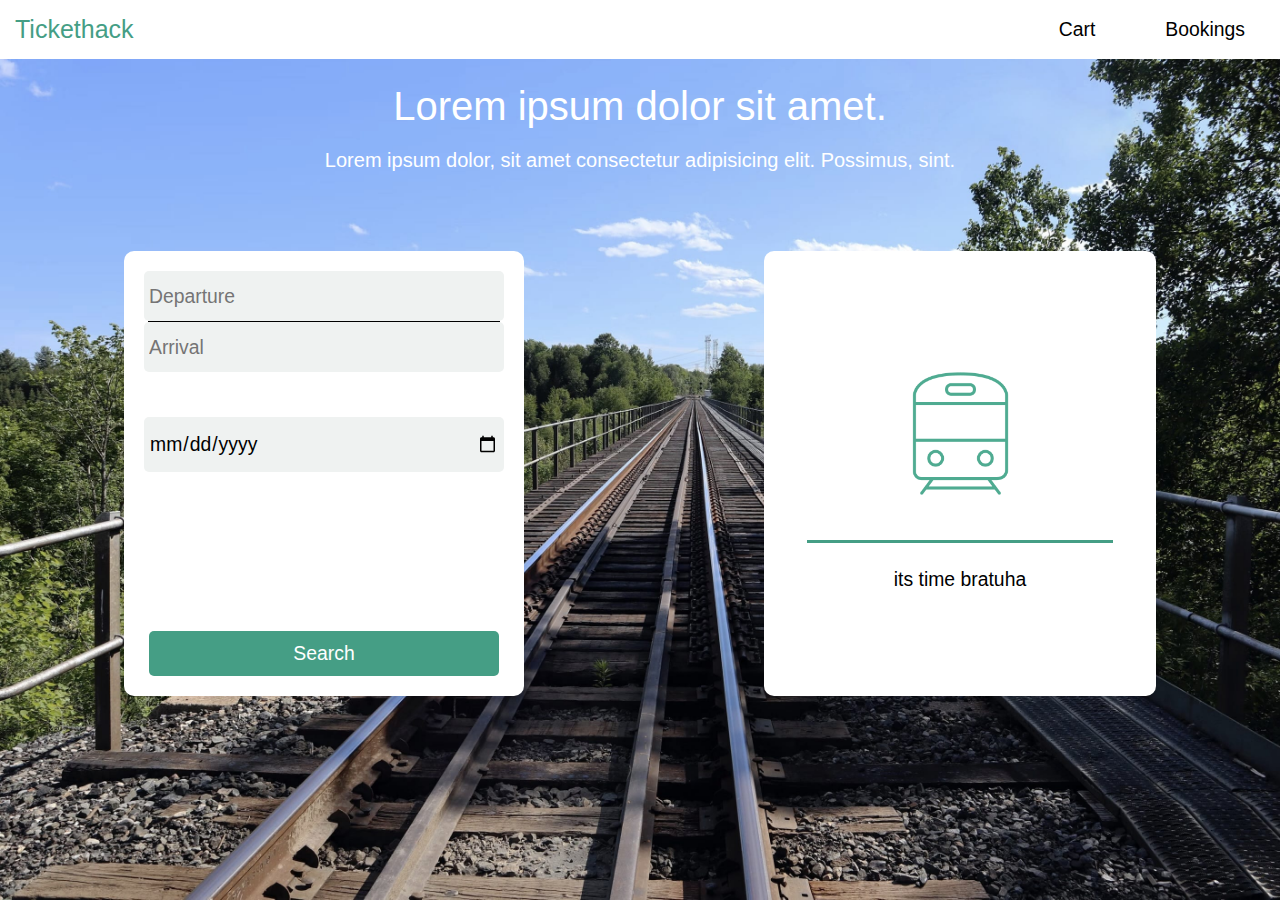
<file: index.html>
<!DOCTYPE html>
<html lang="en">

<head>
    <meta charset="UTF-8">
    <meta name="viewport" content="width=device-width, initial-scale=1.0">
    <title>Document</title>
    <link rel="stylesheet" href="style.css">
</head>

<body>
    <div class="body">
        <div class="nav">
            <div class="title">
                <h1> <a href="index.html">Tickethack</a></h1>
            </div>
            <div class="left-nav">
                <p><a href="cart.html">Cart</a></p>
                <p><a href="booking.html">Bookings</a></p>
            </div>
        </div>
        <div class="main">
            <div class="main-title">
                <h1>Lorem ipsum dolor sit amet.</h1>
                <p>Lorem ipsum dolor, sit amet consectetur adipisicing elit. Possimus, sint.</p>
            </div>
            <div class="main-block">
                <div class="search">
                    <div>
                        <input class='text1' placeholder='Departure' type="text">
                        <div class="border"></div>
                        <input class='text' placeholder='Arrival' type="text">
                        <input class='date' type="date" name="" id="">
                    </div>

                    <button class="btn-search">Search</button>

                </div>
                <div class="result">
                    <div class="itstime">

                        <img src="./images/train.png" alt="" srcset="" class="imageitstime">
                        <p class="pitstime">its time bratuha</p>
                    </div>
                    <div class="result-list">
                        <ul class="result-lists">
                           

                        </ul>
                    </div>
                </div>

            </div>
        </div>
    </div>
    <script src="script.js"></script>
</body>

</html>
</file>
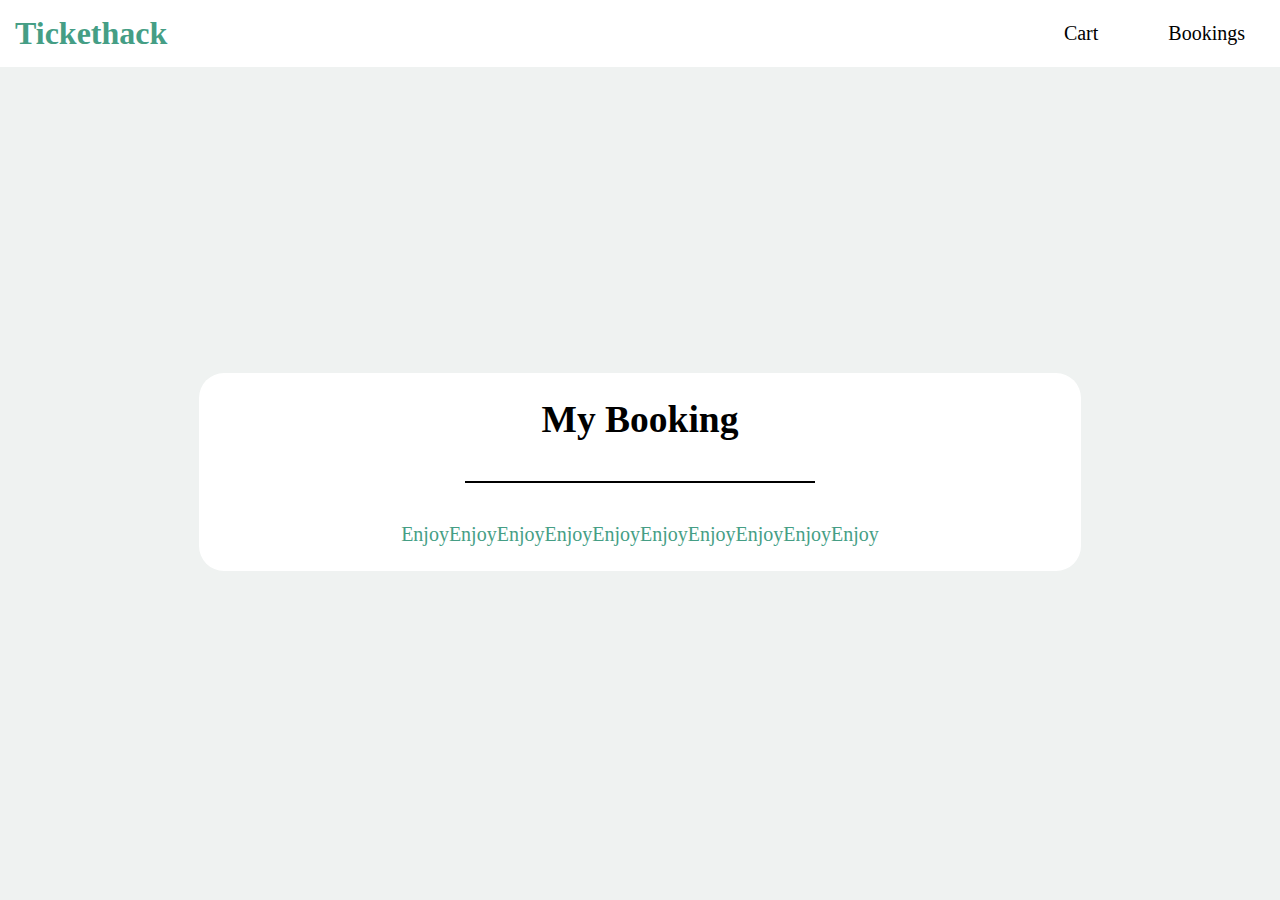
<file: booking.html>
<!DOCTYPE html>
<html lang="en">

<head>
    <meta charset="UTF-8">
    <meta name="viewport" content="width=device-width, initial-scale=1.0">
    <title>Document</title>
    <link rel="stylesheet" href="booking.css">
</head>

<body>
    <div class="body">
        <div class="nav">
            <div class="title">
                <h1> <a href="index.html">Tickethack</a></h1>
            </div>
            <div class="left-nav">
                <p><a href="cart.html">Cart</a></p>
                <p><a href="booking.html">Bookings</a></p>
            </div>
        </div>
        <div class="main">
            <!-- <div class='nobooking'>
                <p>no booking</p>
                <p>go booking </p>
            </div> -->

            <div class="booking">
                <h2>My Booking</h2>
                <ul class="booking-list">
                  
                </ul>
                <div class="enjoytravel">
                    <div class="border"></div>
                    <p>EnjoyEnjoyEnjoyEnjoyEnjoyEnjoyEnjoyEnjoyEnjoyEnjoy</p>
                </div>
            </div>
        </div>
    </div>
    <script src="booking.js"></script>
</body>

</html>
</file>
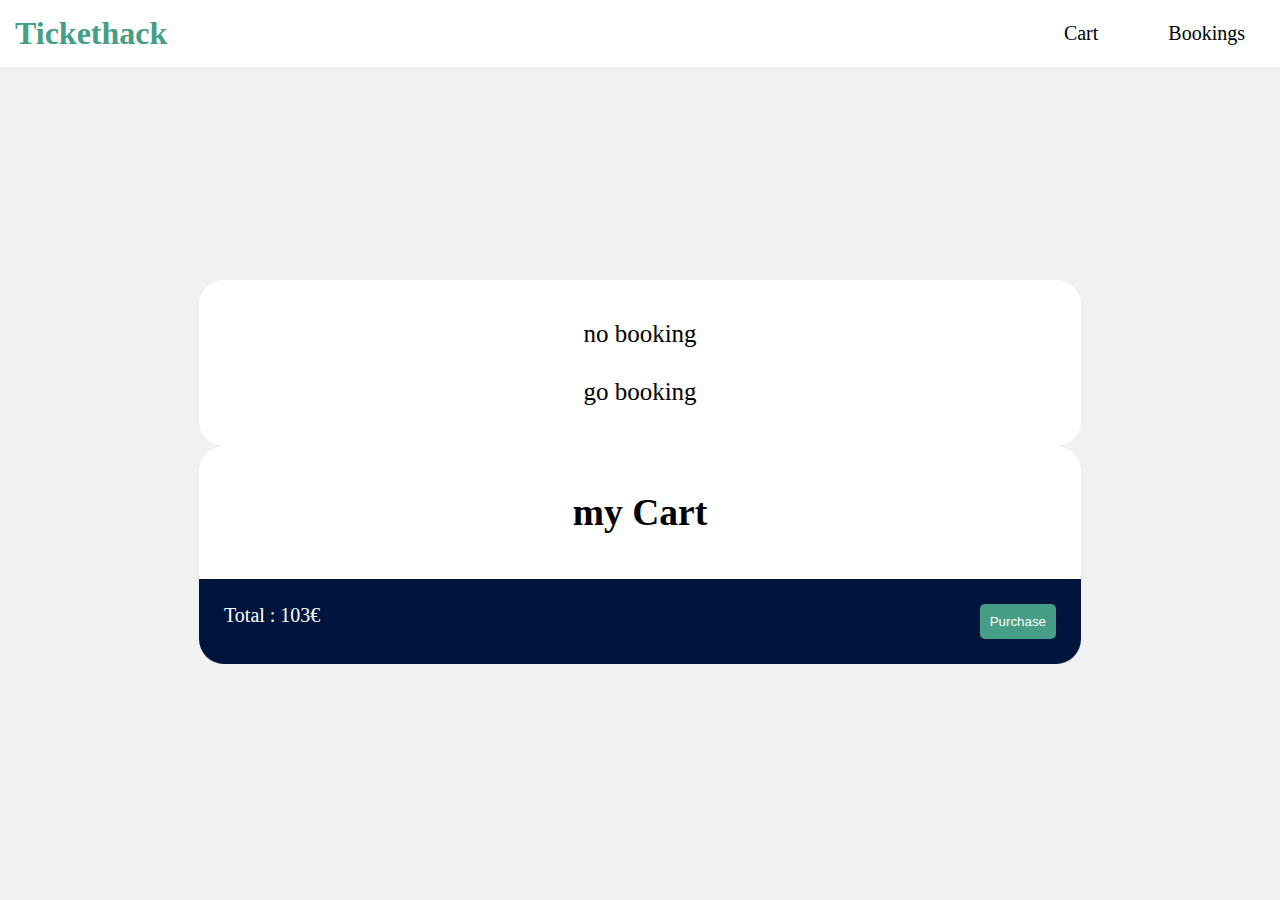
<file: cart.html>
<!DOCTYPE html>
<html lang="en">

<head>
    <meta charset="UTF-8">
    <meta name="viewport" content="width=device-width, initial-scale=1.0">
    <title>Document</title>
    <link rel="stylesheet" href="cart.css">
</head>

<body>
    <div class="body">
        <div class="nav">
            <div class="title">
                <h1> <a href="index.html">Tickethack</a></h1>
            </div>
            <div class="left-nav">
                <p><a href="cart.html">Cart</a></p>
                <p><a href="booking.html">Bookings</a></p>
            </div>
        </div>
        <div class="main">
            <div class='nobooking'>
                <p>no booking</p>
                <p>go booking </p>
            </div>
            <div class="yesbooking">
                <h2>my Cart</h2>
                <div class="list">
                    <ul class="list-ul">
                        

                    </ul>
                </div>
            </div>
            <div class="yesbooking2">
                <p>Total : 103€</p>
                <button>Purchase</button>
            </div>
        </div>
    </div>
    <script src="script-cart.js"></script>

</body>

</html>
</file>
<file: style.css>
* {
    padding: 0;
    margin: 0;
    font:
        1.1rem "Fira Sans",
        sans-serif;
}

.body {
    background-image: url('./images/background.jpg');
    background-size: cover;
    height: 100vh;
}

.nav {
    display: flex;
    justify-content: space-between;
    padding: 15px;
    background-color: white;

}

.left-nav {
    display: flex;
    text-align: center;
    justify-content: center;
    align-items: center;
}

.left-nav p {
    margin-left: 50px;
    padding-right: 20px;
    font-size: 20px;

}

.left-nav p a {
    color: black;
    text-decoration: none;
}

.left-nav p a:hover {
    color: #459e85;
    cursor: pointer;
}

.title a {
    text-decoration: none;
    color: #459e85;
    font-size: 25px;
}

.main {
    display: flex;
    flex-direction: column;

}

.main-title {
    display: flex;
    justify-content: center;
    margin: auto;
    flex-direction: column;
    text-align: center;
    margin: 25px;
    color: white;
    gap: 20px;

}

.main-title h1 {
    font-size: 40px;
}

.main-title p {
    font-size: 20px;
}

.main-block {
    display: flex;
    justify-content: center;
    margin: 4px;


}

.main-block .search,
.main-block .result {
    margin: 50px 120px;
    display: flex;
    flex-direction: column;
    height: 45vh;
    width: 380px;
    padding: 20px;
    border-radius: 10px;
}

.main-block .search {
    background-color: white;
    justify-content: space-between;
    align-items: center;
}

.main-block .search div {
    display: flex;
    flex-direction: column;
}

.main-block .search .date {
    margin-top: 45px;
    height: 45px;
    border-radius: 5px;
    background-color: #eff2f1;
    outline: none;

    border: none;
    padding: 5px;
}

.main-block .search .text1,
.main-block .search .text {
    padding: 5px;
    width: 350px;
    height: 40px;
    background-color: #eff2f1;
    outline: none;
    border: none;
    border-radius: 5px;
}

.main-block .search .border {
    border-bottom: black 1px solid;
    width: 98%;
    margin: auto;
}


.btn-search {
    background-color: #459e85;
    color: white;
    width: 350px;
    height: 45px;
    outline: none;
    border: none;
    border-radius: 5px;
}

.btn-search:hover {
    cursor: pointer;
}

.main-block .result {
    background-color: white;

}

.result {
    display: flex;
    justify-content: center;
    align-items: center;
    text-align: center;
    margin: auto;

}

.result img {
    width: 50%;
    padding: 25px;
}

.result p {
    padding: 25px;
    border-top: #459e85 solid 3px;
}

.result-list ul li {
    
    text-decoration: none;
    list-style: none;
    background-color: #f5eeee;
    padding: 15px;
    border-radius: 5px;
    margin: 10px;
    text-align: left;
    display: flex;
    justify-content: space-between;
    text-align: center;
    align-items: center;
    font-size: 20px;

}

.result-list ul li button {
    padding: 10px;
    background-color: #459e85;
    outline: none;

    border: none;
    color: white;
    border-radius: 5px;
}

.result-list {
    width: 100%;
  display: none;
    overflow-y: scroll;
  
}
</file>
<file: booking.css>
* {
    padding: 0;
    margin: 0;
}

.body {
    background: #eff2f1;
    background-size: cover;
    height: 100vh;

    background-size: cover;
}

.nav {
    display: flex;
    justify-content: space-between;
      padding: 15px;
    background-color: white;

}

.left-nav {
    display: flex;
    text-align: center;
    justify-content: center;
    align-items: center;
}

.left-nav p {
    margin-left: 50px;
    padding-right: 20px;
    font-size: 20px;

}

.left-nav p a {
    color: black;
    text-decoration: none;
}

.left-nav p a:hover {
    color: #459e85;
    cursor: pointer;
}

.title a {
    text-decoration: none;
    color: #459e85;
}

.main {
    height: 90vh;
    display: flex;
    justify-content: center;
    margin: auto;
    align-items: center;
    font-size: 25px;
}

.main .nobooking {
    background-color: white;
    width: 65%;
    text-align: center;
    padding: 25px;
    border-radius: 25px;

}

.main .nobooking p {
    padding: 15px;
}


.main .booking {
    background-color: white;
    width: 65%;
    text-align: center;
    padding: 25px;
    border-radius: 25px;

}


.main ul li {
display: flex;
justify-content: space-between;
background-color: #f5eeee;
padding: 15px;
margin: 50px 75px;
border-radius: 5px;

}

.main ul li button {
    padding: 10px;
    background-color: #459e85;
    outline: none;

    border: none;
    color: white;
    border-radius: 5px;
      cursor: pointer;
}


.enjoytravel {
    display: flex;
    justify-content: center;
    flex-direction: column;
    text-align: center;
}

.enjoytravel p {
font-size: 20px;
color: #459e85;
}

.border {
    margin: 40px auto;
    border-top: black 2px solid ;
    width: 350px;
}
</file>
<file: cart.css>
* {
    padding: 0;
    margin: 0;
}

.body {
    background: #eff2f1;
    background-size: cover;
    height: 100vh;

    background-size: cover;
}

.nav {
    display: flex;
    justify-content: space-between;
    padding: 15px;
    background-color: white;

}

.left-nav {
    display: flex;
    text-align: center;
    justify-content: center;
    align-items: center;
}

.left-nav p {
    margin-left: 50px;
    padding-right: 20px;
    font-size: 20px;

}

.left-nav p a {
    color: black;
    text-decoration: none;
}

.left-nav p a:hover {
    color: #459e85;
    cursor: pointer;
}

.title a {
    text-decoration: none;
    color: #459e85;
}

.main {
    height: 90vh;
    display: flex;
    justify-content: center;
    margin: auto;
    align-items: center;
    font-size: 25px;
    flex-direction: column;
}

.main .nobooking {
    background-color: white;
    width: 65%;
    text-align: center;
    padding: 25px;
    border-radius: 25px;

}

.main .nobooking p {
    padding: 15px;
}

.main .yesbooking {
    background-color: white;
    width: 65%;
    text-align: center;
    padding: 25px;
    border-radius: 25px 25px 0px 0px;

}

.main .yesbooking2 {
    background-color: #00153e;
    width: 65%;
    text-align: center;
    padding: 25px;
    border-radius: 0px 0px 25px 25px;

}

.main .yesbooking h2 {
  padding: 20px;
}

.main .yesbooking .list {
    max-height: 350px;
     overflow-y: scroll;
}

.main .yesbooking ul {

    margin: 0px 45px;


}

.main .yesbooking ul li {
    text-decoration: none;
    list-style: none;
    background-color: #f5eeee;
    padding: 15px;
    border-radius: 5px;
    margin: 25px 0px;
    text-align: left;
    display: flex;
    justify-content: space-between;
    text-align: center;
    align-items: center;
    font-size: 20px;

}


.main .yesbooking ul li button {
    padding: 10px;
    background-color: #459e85;
    outline: none;

    border: none;
    color: white;
    border-radius: 5px;
      cursor: pointer;
}


.main .yesbooking2 {
    display: flex;
    justify-content: space-between;
    color: white;
    font-size: 20px;

}

.main .yesbooking2 button {
    padding: 10px;
    background-color: #459e85;
    outline: none;
    border: none;
    color: white;
    border-radius: 5px;
    cursor: pointer;
}
</file>
